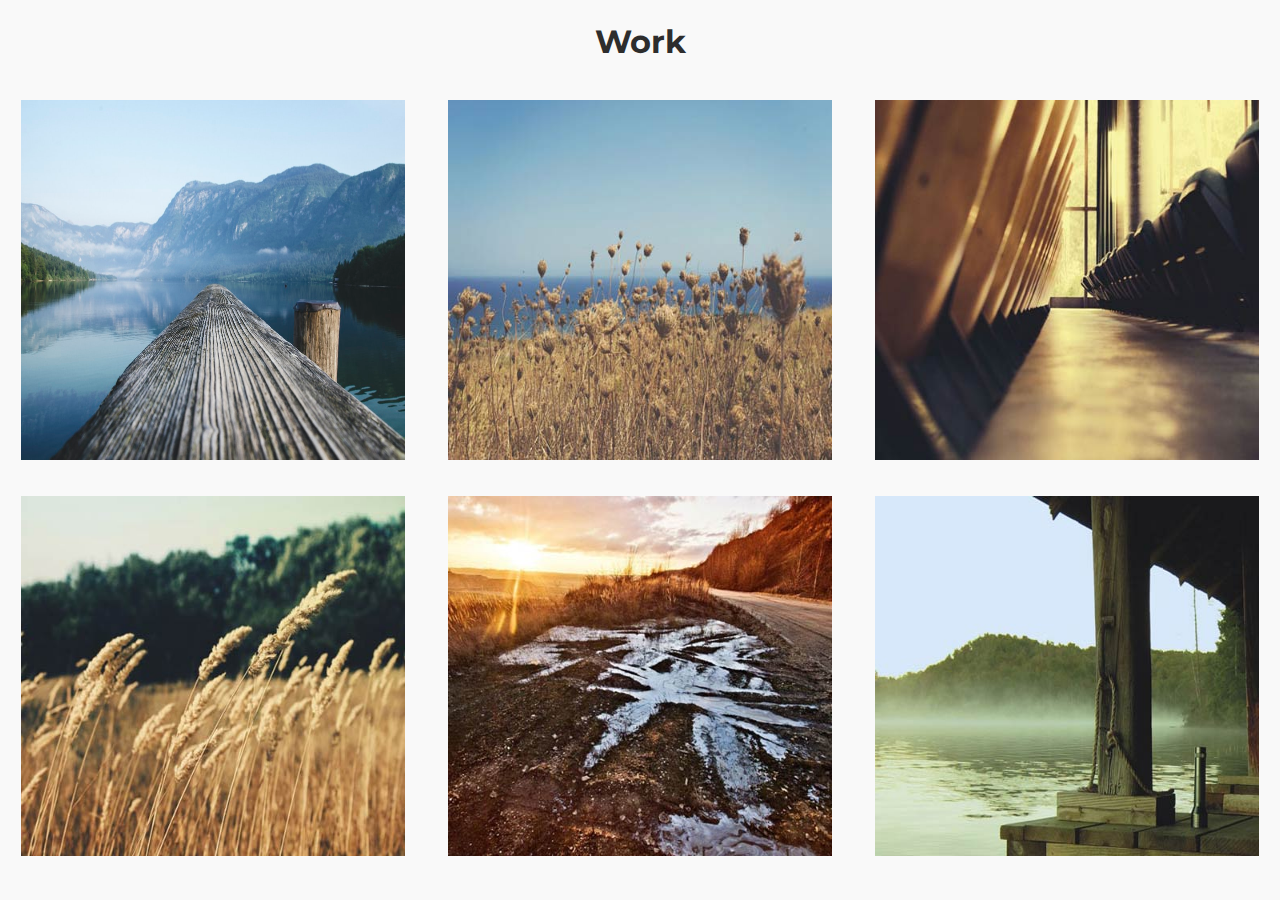
<file: index.html>
<!DOCTYPE html>
<html lang="en">
<head>
    <meta charset="UTF-8">
    <meta http-equiv="X-UA-Compatible" content="IE=edge">
    <meta name="viewport" content="width=device-width, initial-scale=1.0">
    <link href="https://cdn.jsdelivr.net/npm/bootstrap@5.1.3/dist/css/bootstrap.min.css" rel="stylesheet" integrity="sha384-1BmE4kWBq78iYhFldvKuhfTAU6auU8tT94WrHftjDbrCEXSU1oBoqyl2QvZ6jIW3" crossorigin="anonymous">
    <link rel="stylesheet" href="work.css">
    <link rel="icon" href="Img/rac_img.jpeg">
    <title>RAC</title>
</head>
<body>
    <section class="work">
        <h1 class="main-title animate fadeInSide">Work</h1>
        <div class="container animate fadeInUp one">
            <div class="content">
            <a href="work_define.html">
                <div class="content-overlay"></div>
                <img class="content-image" src="Img/img1.jfif">
                <div class="content-details fadeIn-bottom">
                <h3 class="content-title">This is a title</h3>
                <p class="content-text">This is a short description</p>
                <button class="btn">Explore more</button>
                </div>
            </a>
            </div>
        </div>

        <div class="container animate fadeInUp one">
            <div class="content">
            <a href="">
                <div class="content-overlay"></div>
                <img class="content-image" src="Img/img2.jpg"">
                <div class="content-details fadeIn-bottom">
                <h3 class="content-title">This is a title</h3>
                <p class="content-text">This is a short description</p>
                <button class="btn">Explore more</button>             
                </div>
            </a>
            </div>
        </div>
        
        <div class="container animate fadeInUp one">
            <div class="content">
            <a href="">
                <div class="content-overlay"></div>
                <img class="content-image" src="Img/img3.jpg">
                <div class="content-details fadeIn-bottom">
                <h3 class="content-title">This is a title</h3>
                <p class="content-text">This is a short description</p>
                <button class="btn">Explore more</button>
                </div>
            </a>
            </div>
        </div>

        <div class="container animate fadeInUp one">
            <div class="content">
            <a href="">
                <div class="content-overlay"></div>
                <img class="content-image" src="Img/img4.jpg">
                <div class="content-details fadeIn-bottom">
                <h3 class="content-title">This is a title</h3>
                <p class="content-text">This is a short description</p>
                <button class="btn">Explore more</button>
                </div>
            </a>
            </div>
        </div>

        <div class="container animate fadeInUp one">
            <div class="content">
            <a href="">
                <div class="content-overlay"></div>
                <img class="content-image" src="Img/img5.jpg">
                <div class="content-details fadeIn-bottom">
                <h3 class="content-title">This is a title</h3>
                <p class="content-text">This is a short description</p>
                <button class="btn">Explore more</button>
                </div>
            </a>
            </div>
        </div>

        <div class="container animate fadeInUp one">
            <div class="content">
            <a href="">
                <div class="content-overlay"></div>
                <img class="content-image" src="Img/img6.jpg">
                <div class="content-details fadeIn-bottom">
                <h3 class="content-title">This is a title</h3>
                <p class="content-text">This is a short description</p>
                <button class="btn">Explore more</button>
                </div>
            </a>
            </div>
        </div>
    </section>
</body>
</html>
</file>
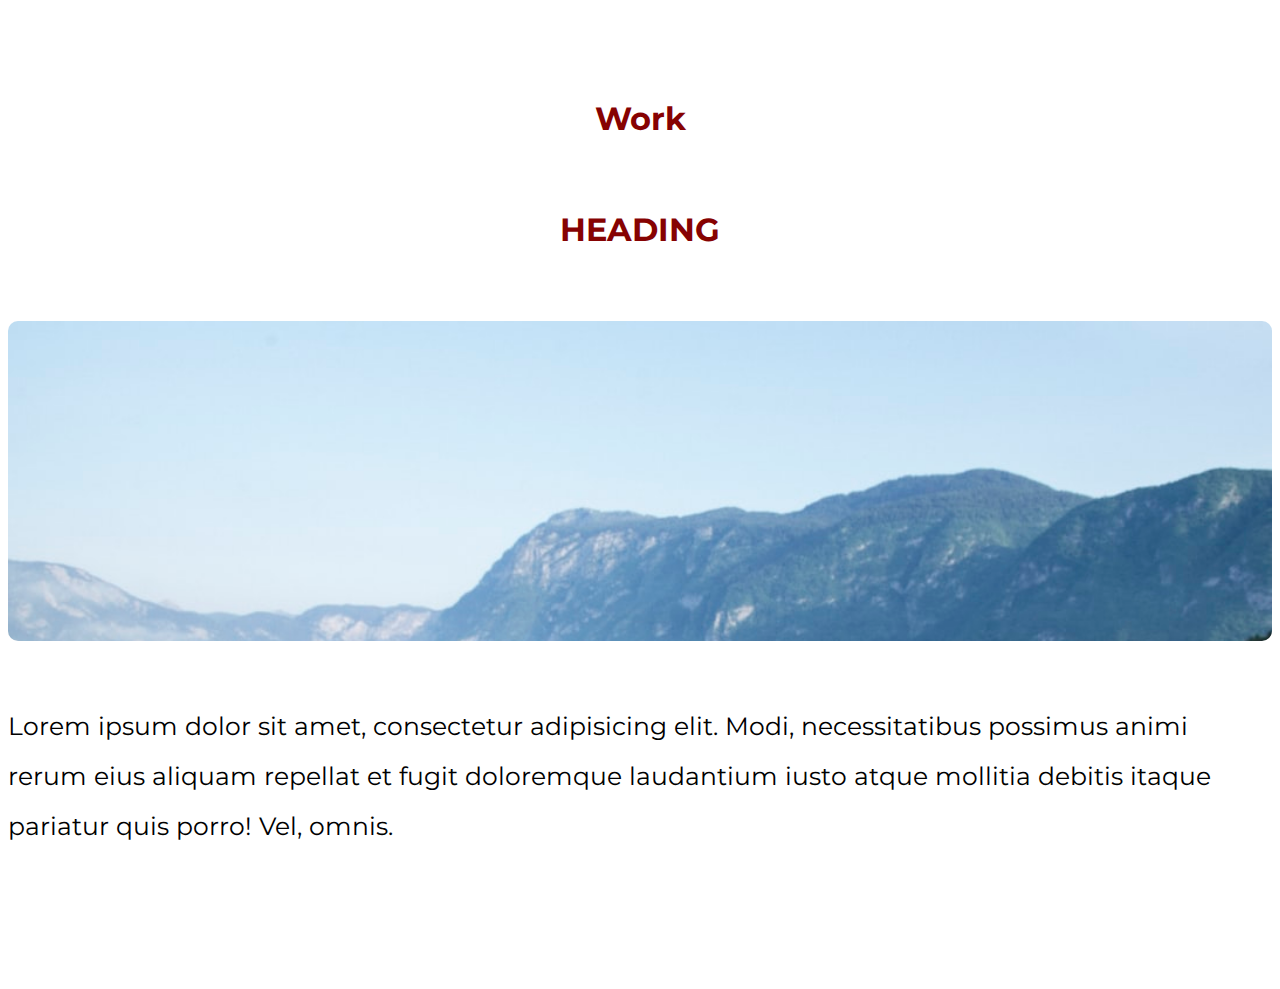
<file: work_define.html>
<!DOCTYPE html>
<html lang="en">
<head>
    <meta charset="UTF-8">
    <meta http-equiv="X-UA-Compatible" content="IE=edge">
    <meta name="viewport" content="width=device-width, initial-scale=1.0">
    <link href="https://cdn.jsdelivr.net/npm/bootstrap@5.1.3/dist/css/bootstrap.min.css" rel="stylesheet" integrity="sha384-1BmE4kWBq78iYhFldvKuhfTAU6auU8tT94WrHftjDbrCEXSU1oBoqyl2QvZ6jIW3" crossorigin="anonymous">
    <link rel="stylesheet" href="work_define.css">
    <link rel="icon" href="Img/rac_img.jpeg">
    <title>RAC</title>
</head>
<body>
    
    <div class="half-half-image-text">
        <div class="container">
            <div class="row">
                <div class="col-12">
                    <h1 class="animate fadeInSide one">Work</h1>
                    <h1 class="animate fadeInASide one" style="margin-top: -5%;margin-bottom: 8vh;">HEADING</h1>
                </div>
            </div>
            <div class="row  animate fadeInUp one">
                <div class="col-12 col-lg-6">
                    <div class="img"></div>   
                </div>
                <div class="col-12 col-lg-6">
                    <div class="content">
                        <p>Lorem ipsum dolor sit amet, consectetur adipisicing elit. Modi, necessitatibus possimus animi rerum eius aliquam repellat et fugit doloremque laudantium iusto atque mollitia debitis itaque pariatur quis porro! Vel, omnis.</p>                
                    </div>
                </div>
                
            </div>
        </div>
    </div>
</body>
</html>
</file>
<file: work.css>
@import url('https://fonts.googleapis.com/css2?family=Montserrat:wght@300&display=swap');

*, *:before, *:after{
  margin: 0;
  padding: 0;
  -webkit-box-sizing: border-box;
  -moz-box-sizing:border-box;
  box-sizing: border-box;
}

body{
  background: #f9f9f9;
  font-size: 16px;
  font-family: 'Montserrat', sans-serif;
}

.main-title{
  color: #2d2d2d;
  text-align: center;
  text-transform: capitalize;
  padding: 0.7em 0;
  font-weight: bolder;
}

.container{
  padding: 1em 0;
  float: left;
  width: 50%;
}

.container .title{
  color: #1a1a1a;
  text-align: center;
  margin-bottom: 10px;
}

.content {
  position: relative;
  width: 90%;
  max-width: 400px;
  margin: auto;
  overflow: hidden;
}

.content .content-overlay {
  background: rgba(0,0,0,0.7);
  position: absolute;
  height: 100%;
  width: 100%;
  left: 0;
  top: 0;
  bottom: 0;
  right: 0;
  opacity: 0;
  -webkit-transition: all 0.8s ease-in-out 0s;
  -moz-transition: all 0.8s ease-in-out 0s;
  transition: all 0.8s ease-in-out 0s;
}

.content:hover .content-overlay{
  opacity: 1;
}

.content-image{
  width: 100%;
  height:40vh;
}

.content-details {
  position: absolute;
  text-align: center;
  padding-left: 1em;
  padding-right: 1em;
  width: 100%;
  top: 50%;
  left: 50%;
  opacity: 0;
  -webkit-transform: translate(-50%, -50%);
  -moz-transform: translate(-50%, -50%);
  transform: translate(-50%, -50%);
  -webkit-transition: all 0.8s ease-in-out 0s;
  -moz-transition: all 0.8s ease-in-out 0s;
  transition: all 0.8s ease-in-out 0s;
}

.content:hover .content-details{
  top: 50%;
  left: 50%;
  opacity: 1;
}

.content-details h3{
  color: #fff;
  font-weight: 500;
  letter-spacing: 0.15em;
  margin-bottom: 0.5em;
  text-transform: uppercase;
}

.content-details p{
  color: #fff;
  font-size: 0.8em;
}

.fadeIn-bottom{
  top: 80%;
}
.btn{
    border-radius: 30%;
    background-color: rgb(97, 187, 223);
    color: white;
}



/*ANIMATIONS*/
.animate {
  -webkit-animation-duration: 0.7s;
  animation-duration: 0.7s;
  -webkit-animation-fill-mode: both;
  animation-fill-mode: both;
}
.one {
  -webkit-animation-delay: 0.5s;
  -moz-animation-delay: 0.5s;
  animation-delay: 0.5s;
  }

/*FADEUP ANIMATION*/
@keyframes fadeInUp {
    from {
      opacity: 0;
      -webkit-transform: translate3d(0, 100%, 0);
      transform: translate3d(0, 100%, 0);
    }
    to {
      opacity: 1;
      -webkit-transform: none;
      transform: none;
    }
}
@-webkit-keyframes fadeInUp {
    from {
      opacity: 0;
      -webkit-transform: translate3d(0, 100%, 0);
      transform: translate3d(0, 100%, 0);
    }
    to {
      opacity: 1;
      -webkit-transform: none;
      transform: none;
    }
}
.fadeInUp {
    -webkit-animation-name: fadeInUp;
    animation-name: fadeInUp;
}


@keyframes fadeInSide {
  from {
    opacity: 0;
    -webkit-transform: translate3d(100%, 0, 0);
    transform: translate3d(100%, 0, 0);
  }
  to {
    opacity: 1;
    -webkit-transform: none;
    transform: none;
  }
}
@-webkit-keyframes fadeInSide {
  from {
    opacity: 0;
    -webkit-transform: translate3d(100%, 0, 0);
    transform: translate3d(100%, 0, 0);
  }
  to {
    opacity: 1;
    -webkit-transform: none;
    transform: none;
  }
}
.fadeInSide {
  -webkit-animation-name: fadeInSide;
  animation-name: fadeInSide;
}

/*Animation end*/

@media(max-width: 640px){
    .container{
      display: block;
      width: 100%;
    }
  }
  
@media(min-width: 900px){
    .container{
      width: 33.33333%;
    }
  }
</file>
<file: work_define.css>
@import url('https://fonts.googleapis.com/css2?family=Montserrat:wght@300&display=swap');
.half-half-image-text{
    padding: 70px 0px;  
    font-family: 'Montserrat', sans-serif;
}
.content{
    height: 100%;
    display:flex;
    align-items: center;
    padding: 35px 0px;
    
  }
h1{
    color: #860202;
    text-align: center;
    margin-bottom: 15vh;
}
.img{
    min-height: 320px;
    height: 100%;
    border-radius: 10px;
    background: url('Img/img1.jfif');
    align-items: center;
    background-size:cover;
}
p{
    font-size: 25px;
    line-height: 50px;
}
/*
//For changing highlight colour..
p::selection{
    color: red;
    background-color: skyblue;
}
*/

/*ANIMATIONS*/
.animate {
    -webkit-animation-duration: 0.7s;
    animation-duration: 0.7s;
    -webkit-animation-fill-mode: both;
    animation-fill-mode: both;
  }
  .one {
    -webkit-animation-delay: 0.5s;
    -moz-animation-delay: 0.5s;
    animation-delay: 0.5s;
    }
  
  /*FADEUP ANIMATION*/
  @keyframes fadeInUp {
      from {
        opacity: 0;
        -webkit-transform: translate3d(0, 100%, 0);
        transform: translate3d(0, 100%, 0);
      }
      to {
        opacity: 1;
        -webkit-transform: none;
        transform: none;
      }
  }
  @-webkit-keyframes fadeInUp {
      from {
        opacity: 0;
        -webkit-transform: translate3d(0, 100%, 0);
        transform: translate3d(0, 100%, 0);
      }
      to {
        opacity: 1;
        -webkit-transform: none;
        transform: none;
      }
  }
  .fadeInUp {
      -webkit-animation-name: fadeInUp;
      animation-name: fadeInUp;
  }
  
  /*FADESIDE ANIMATION*/
  @keyframes fadeInSide {
    from {
      opacity: 0;
      -webkit-transform: translate3d(100%, 0, 0);
      transform: translate3d(100%, 0, 0);
    }
    to {
      opacity: 1;
      -webkit-transform: none;
      transform: none;
    }
  }
  @-webkit-keyframes fadeInSide {
    from {
      opacity: 0;
      -webkit-transform: translate3d(100%, 0, 0);
      transform: translate3d(100%, 0, 0);
    }
    to {
      opacity: 1;
      -webkit-transform: none;
      transform: none;
    }
  }
  .fadeInSide {
    -webkit-animation-name: fadeInSide;
    animation-name: fadeInSide;
  }
  

    /*FADESIDE ANIMATION*/
    @keyframes fadeInASide {
        from {
          opacity: 0;
          -webkit-transform: translate3d(-100%, 0, 0);
          transform: translate3d(-100%, 0, 0);
        }
        to {
          opacity: 1;
          -webkit-transform: none;
          transform: none;
        }
      }
      @-webkit-keyframes fadeInASide {
        from {
          opacity: 0;
          -webkit-transform: translate3d(-100%, 0, 0);
          transform: translate3d(-100%, 0, 0);
        }
        to {
          opacity: 1;
          -webkit-transform: none;
          transform: none;
        }
      }
      .fadeInASide {
        -webkit-animation-name: fadeInASide;
        animation-name: fadeInASide;
      }
  /*Animation end*/





@media(max-width: 640px){
    h1{
        margin-bottom: 7vh;
    }
  }
  
@media(max-width: 900px){
    h1{
        margin-bottom: 10vh;
    }
  }
</file>
